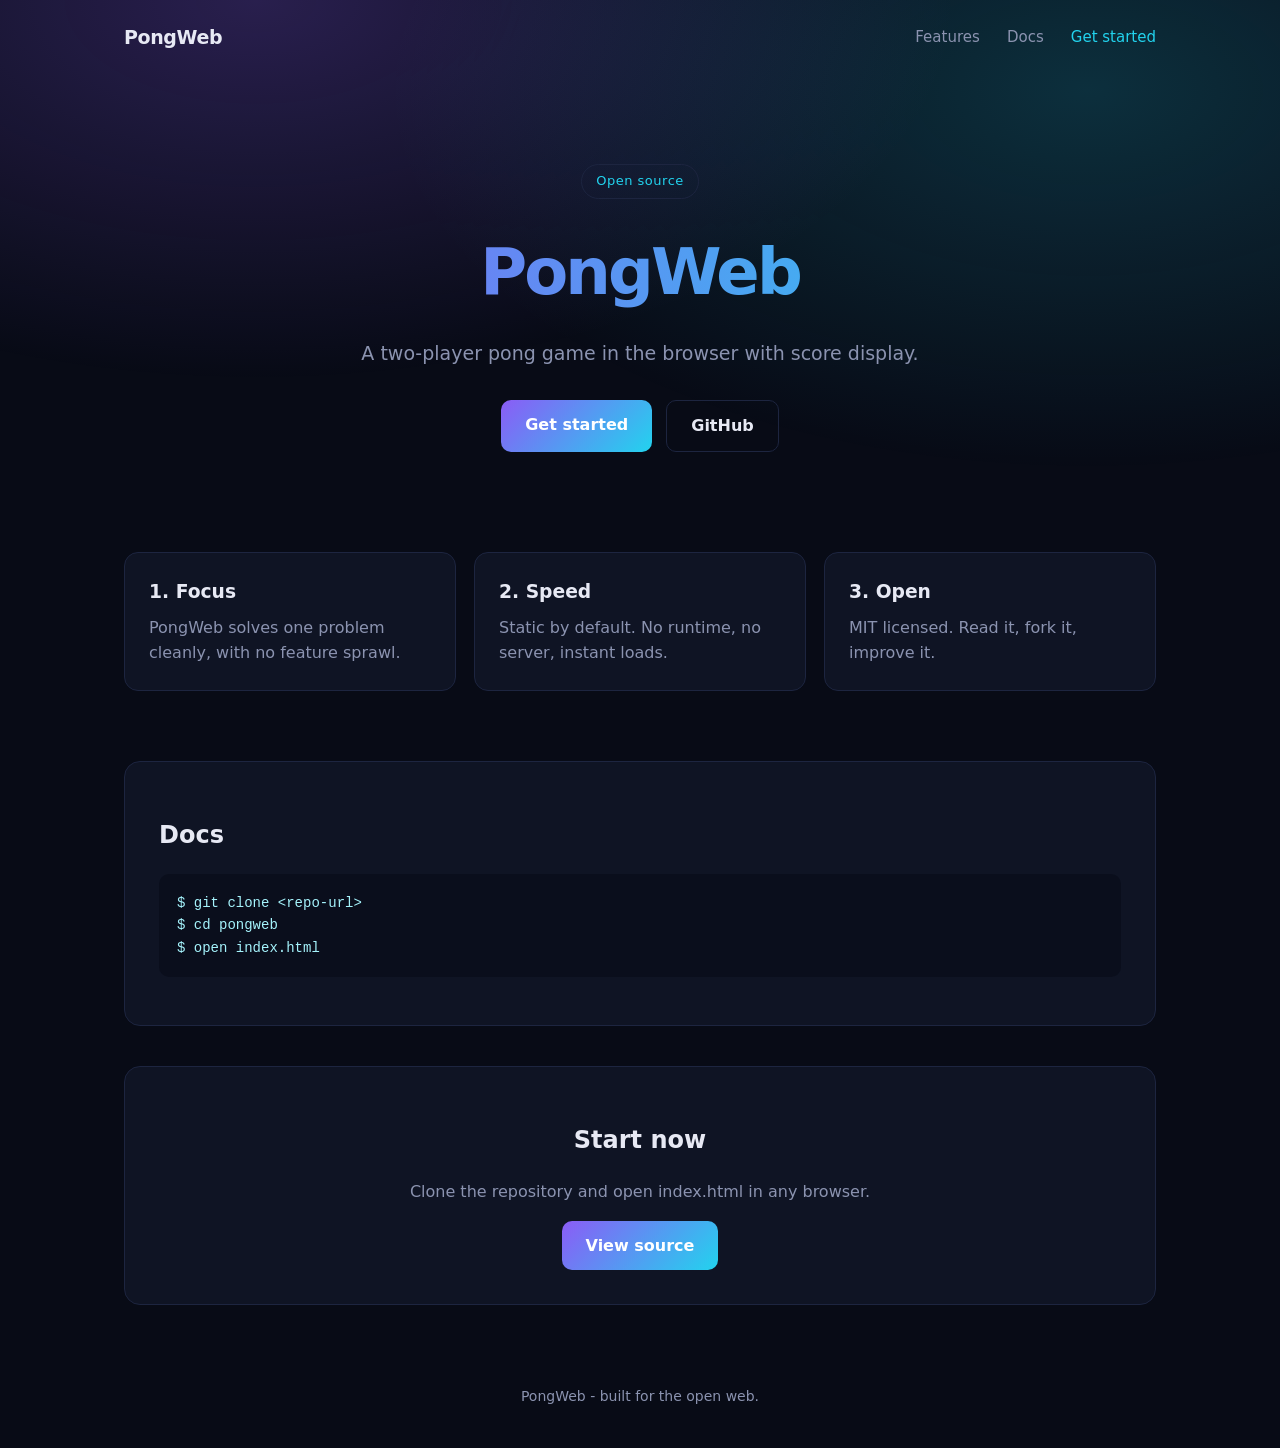
<file: index.html>
<!DOCTYPE html>
<html lang="en">
<head>
 <meta charset="UTF-8">
 <meta name="viewport" content="width=device-width, initial-scale=1.0">
 <title>PongWeb</title>
 <link rel="stylesheet" href="styles.css">
</head>
<body>
 <div class="bg-glow" aria-hidden="true"></div>
 <header class="site-head">
 <a class="logo" href="#">PongWeb</a>
 <nav>
 <a href="#features">Features</a>
 <a href="#docs">Docs</a>
 <a class="cta" href="#start">Get started</a>
 </nav>
 </header>

 <main>
 <section class="hero">
 <div class="badge">Open source</div>
 <h1>PongWeb</h1>
 <p class="lede">A two-player pong game in the browser with score display.</p>
 <div class="actions">
 <a class="btn primary" href="#start">Get started</a>
 <a class="btn ghost" href="https://github.com/" target="_blank">GitHub</a>
 </div>
 </section>

 <section id="features" class="features">
 <article>
 <h3>1. Focus</h3>
 <p>PongWeb solves one problem cleanly, with no feature sprawl.</p>
 </article>
 <article>
 <h3>2. Speed</h3>
 <p>Static by default. No runtime, no server, instant loads.</p>
 </article>
 <article>
 <h3>3. Open</h3>
 <p>MIT licensed. Read it, fork it, improve it.</p>
 </article>
 </section>

 <section id="docs" class="docs">
 <h2>Docs</h2>
 <pre><code>$ git clone &lt;repo-url&gt;
$ cd pongweb
$ open index.html</code></pre>
 </section>

 <section id="start" class="start">
 <h2>Start now</h2>
 <p>Clone the repository and open index.html in any browser.</p>
 <a class="btn primary" href="https://github.com/" target="_blank">View source</a>
 </section>
 </main>

 <footer>PongWeb - built for the open web.</footer>
 <script src="app.js"></script>
</body>
</html>
</file>
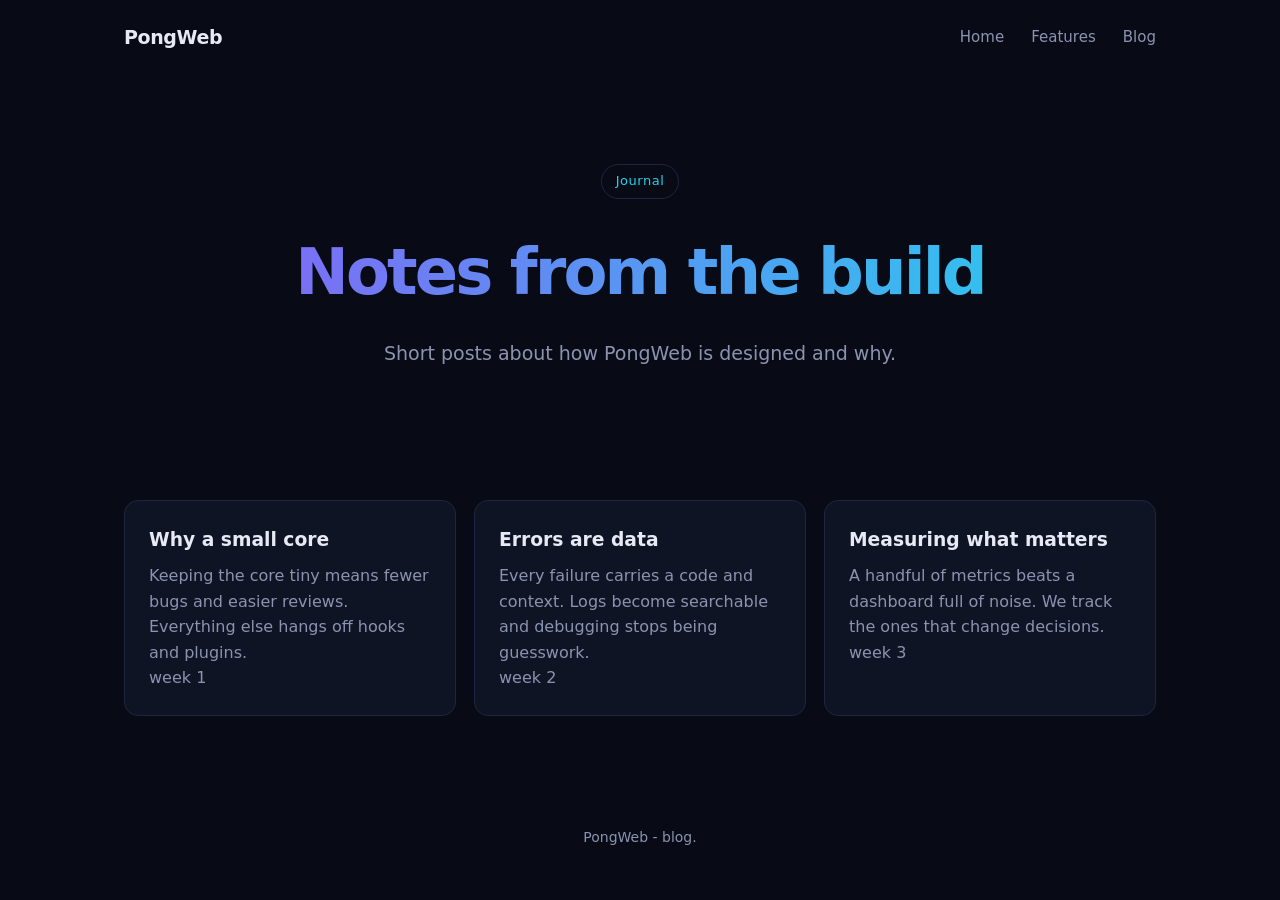
<file: blog.html>
<!DOCTYPE html>
<html lang="en">
<head>
 <meta charset="UTF-8">
 <meta name="viewport" content="width=device-width, initial-scale=1.0">
 <title>Blog - PongWeb</title>
 <link rel="stylesheet" href="styles.css">
</head>
<body>
 <header class="site-head">
 <a class="logo" href="index.html">PongWeb</a>
 <nav>
 <a href="index.html">Home</a>
 <a href="features.html">Features</a>
 <a href="blog.html">Blog</a>
 </nav>
 </header>
 <main>
 <section class="hero">
 <div class="badge">Journal</div>
 <h1>Notes from the build</h1>
 <p class="lede">Short posts about how PongWeb is designed and why.</p>
 </section>
 <section class="features">
 <article><h3>Why a small core</h3><p>Keeping the core tiny means fewer bugs and easier reviews. Everything else hangs off hooks and plugins.</p><p class="byline">week 1</p></article>
 <article><h3>Errors are data</h3><p>Every failure carries a code and context. Logs become searchable and debugging stops being guesswork.</p><p class="byline">week 2</p></article>
 <article><h3>Measuring what matters</h3><p>A handful of metrics beats a dashboard full of noise. We track the ones that change decisions.</p><p class="byline">week 3</p></article>
 </section>
 </main>
 <footer>PongWeb - blog.</footer>
 <script src="app.js"></script>
</body>
</html>
</file>
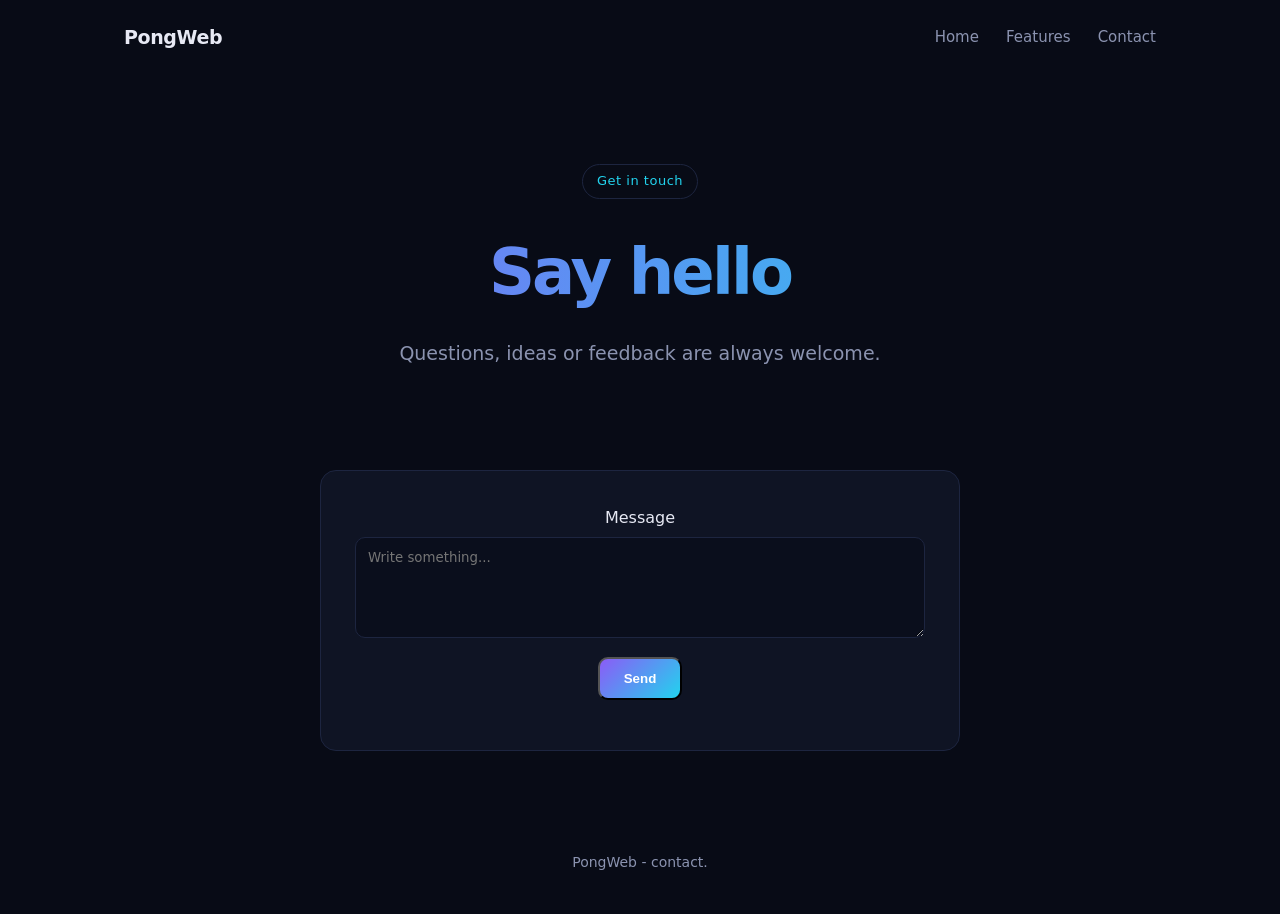
<file: contact.html>
<!DOCTYPE html>
<html lang="en">
<head>
 <meta charset="UTF-8">
 <meta name="viewport" content="width=device-width, initial-scale=1.0">
 <title>Contact - PongWeb</title>
 <link rel="stylesheet" href="styles.css">
</head>
<body>
 <header class="site-head">
 <a class="logo" href="index.html">PongWeb</a>
 <nav>
 <a href="index.html">Home</a>
 <a href="features.html">Features</a>
 <a href="contact.html">Contact</a>
 </nav>
 </header>
 <main>
 <section class="hero">
 <div class="badge">Get in touch</div>
 <h1>Say hello</h1>
 <p class="lede">Questions, ideas or feedback are always welcome.</p>
 </section>
 <section class="start" style="max-width:640px;margin:0 auto 60px;">
 <form onsubmit="event.preventDefault(); document.getElementById('sent').textContent = 'Thanks. This demo form does not send anything.';">
 <label style="display:block;margin-bottom:12px;">Message<textarea rows="5" style="width:100%;background:#0a0e1c;border:1px solid #1d2540;color:#e7e9f4;border-radius:10px;padding:12px;font-family:inherit;margin-top:6px;" placeholder="Write something..."></textarea></label>
 <button class="btn primary" type="submit">Send</button>
 <p id="sent" style="color:var(--cyan);margin-top:12px;"></p>
 </form>
 </section>
 </main>
 <footer>PongWeb - contact.</footer>
 <script src="app.js"></script>
</body>
</html>
</file>
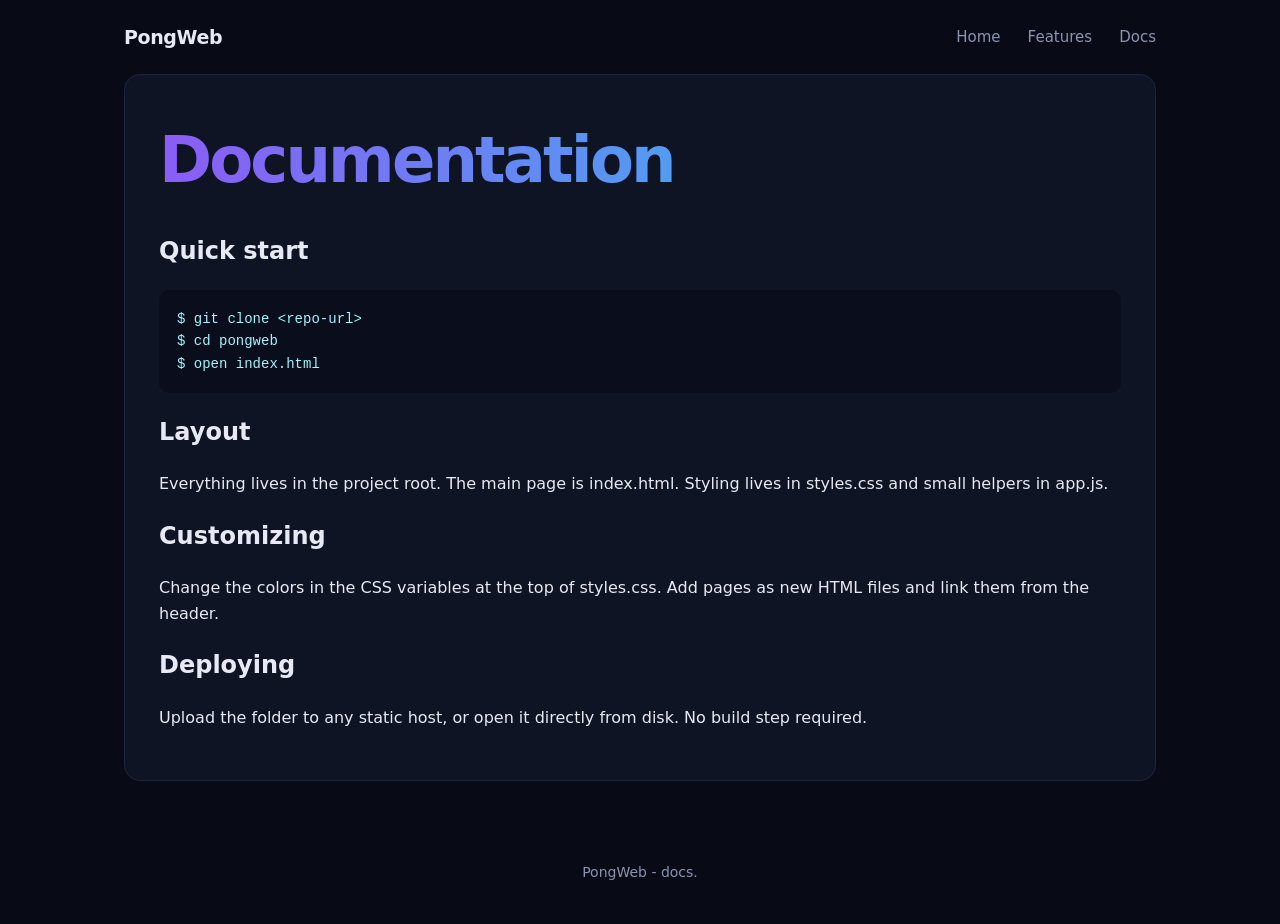
<file: docs.html>
<!DOCTYPE html>
<html lang="en">
<head>
 <meta charset="UTF-8">
 <meta name="viewport" content="width=device-width, initial-scale=1.0">
 <title>Docs - PongWeb</title>
 <link rel="stylesheet" href="styles.css">
</head>
<body>
 <header class="site-head">
 <a class="logo" href="index.html">PongWeb</a>
 <nav>
 <a href="index.html">Home</a>
 <a href="features.html">Features</a>
 <a href="docs.html">Docs</a>
 </nav>
 </header>
 <main>
 <section class="docs">
 <h1>Documentation</h1>
 <h2>Quick start</h2>
 <pre><code>$ git clone &lt;repo-url&gt;
$ cd pongweb
$ open index.html</code></pre>
 <h2>Layout</h2>
 <p>Everything lives in the project root. The main page is index.html. Styling lives in styles.css and small helpers in app.js.</p>
 <h2>Customizing</h2>
 <p>Change the colors in the CSS variables at the top of styles.css. Add pages as new HTML files and link them from the header.</p>
 <h2>Deploying</h2>
 <p>Upload the folder to any static host, or open it directly from disk. No build step required.</p>
 </section>
 </main>
 <footer>PongWeb - docs.</footer>
 <script src="app.js"></script>
</body>
</html>
</file>
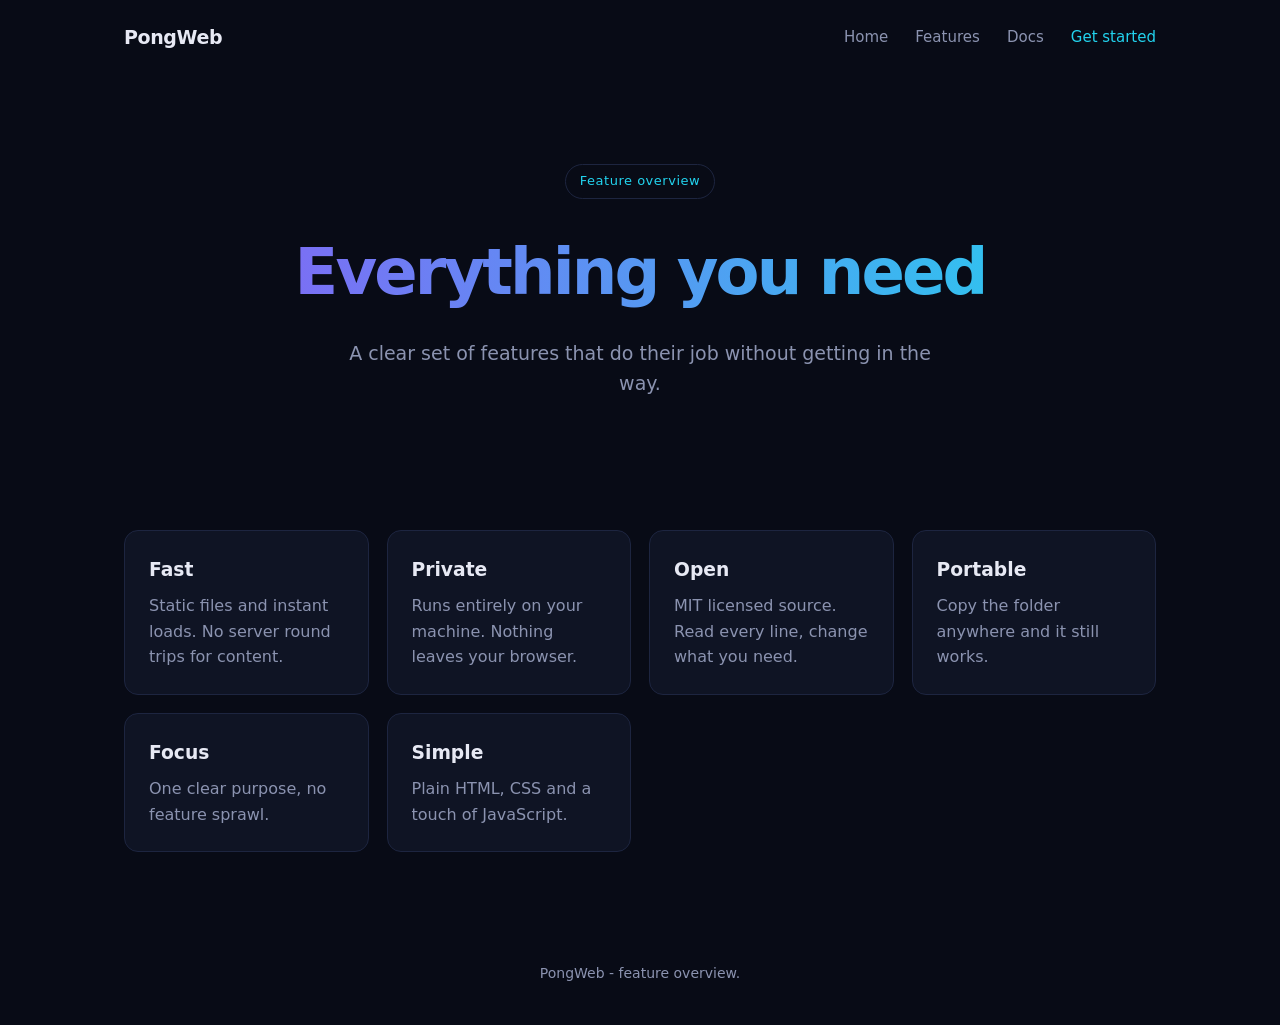
<file: features.html>
<!DOCTYPE html>
<html lang="en">
<head>
 <meta charset="UTF-8">
 <meta name="viewport" content="width=device-width, initial-scale=1.0">
 <title>Features - PongWeb</title>
 <link rel="stylesheet" href="styles.css">
</head>
<body>
 <header class="site-head">
 <a class="logo" href="index.html">PongWeb</a>
 <nav>
 <a href="index.html">Home</a>
 <a href="features.html">Features</a>
 <a href="docs.html">Docs</a>
 <a class="cta" href="index.html#start">Get started</a>
 </nav>
 </header>
 <main>
 <section class="hero">
 <div class="badge">Feature overview</div>
 <h1>Everything you need</h1>
 <p class="lede">A clear set of features that do their job without getting in the way.</p>
 </section>
 <section class="features">
 <article><h3>Fast</h3><p>Static files and instant loads. No server round trips for content.</p></article>
 <article><h3>Private</h3><p>Runs entirely on your machine. Nothing leaves your browser.</p></article>
 <article><h3>Open</h3><p>MIT licensed source. Read every line, change what you need.</p></article>
 <article><h3>Portable</h3><p>Copy the folder anywhere and it still works.</p></article>
 <article><h3>Focus</h3><p>One clear purpose, no feature sprawl.</p></article>
 <article><h3>Simple</h3><p>Plain HTML, CSS and a touch of JavaScript.</p></article>
 </section>
 </main>
 <footer>PongWeb - feature overview.</footer>
 <script src="app.js"></script>
</body>
</html>
</file>
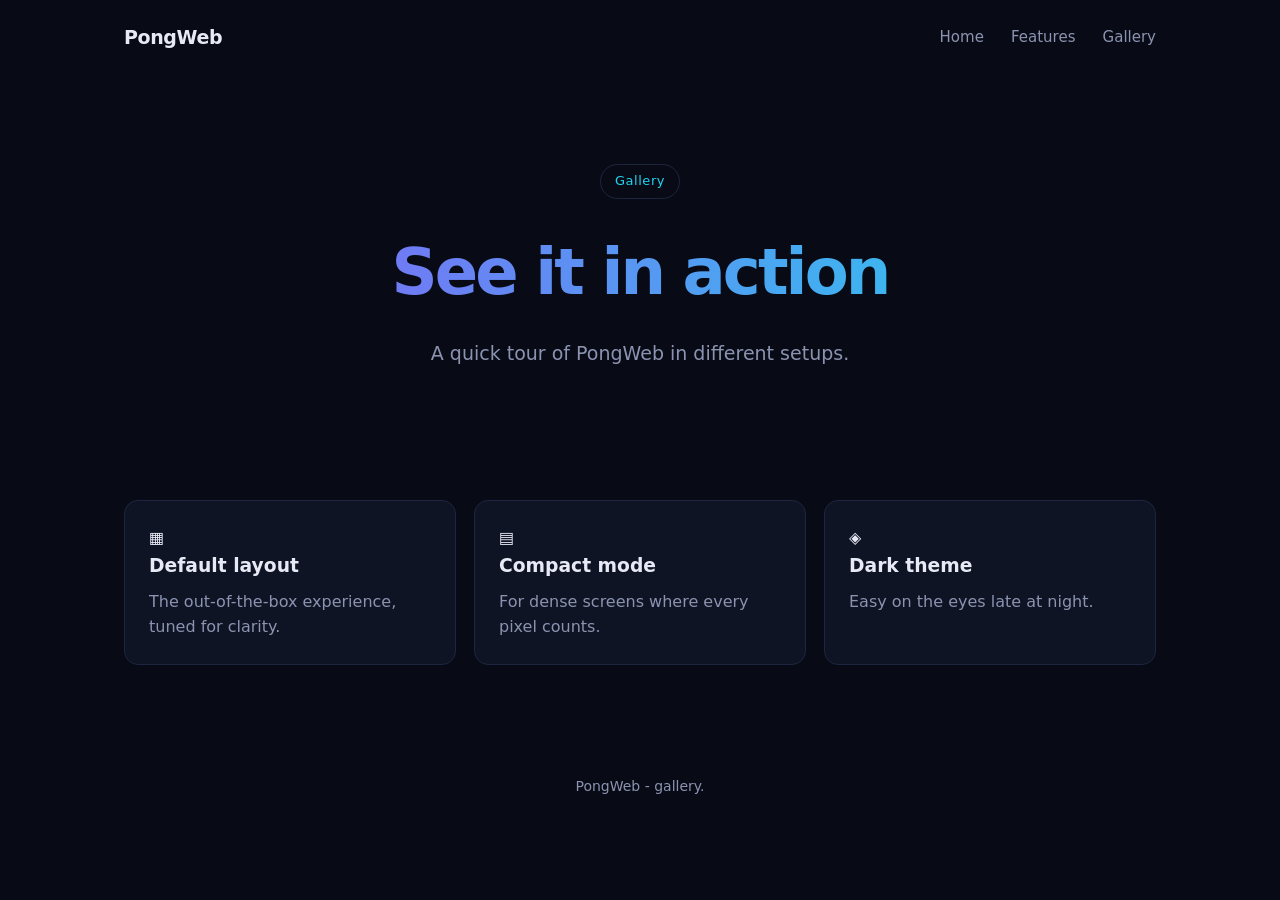
<file: gallery.html>
<!DOCTYPE html>
<html lang="en">
<head>
 <meta charset="UTF-8">
 <meta name="viewport" content="width=device-width, initial-scale=1.0">
 <title>Gallery - PongWeb</title>
 <link rel="stylesheet" href="styles.css">
</head>
<body>
 <header class="site-head">
 <a class="logo" href="index.html">PongWeb</a>
 <nav>
 <a href="index.html">Home</a>
 <a href="features.html">Features</a>
 <a href="gallery.html">Gallery</a>
 </nav>
 </header>
 <main>
 <section class="hero">
 <div class="badge">Gallery</div>
 <h1>See it in action</h1>
 <p class="lede">A quick tour of PongWeb in different setups.</p>
 </section>
 <section class="features">
 <article><div class="shot">▦</div><h3>Default layout</h3><p>The out-of-the-box experience, tuned for clarity.</p></article>
 <article><div class="shot">▤</div><h3>Compact mode</h3><p>For dense screens where every pixel counts.</p></article>
 <article><div class="shot">◈</div><h3>Dark theme</h3><p>Easy on the eyes late at night.</p></article>
 </section>
 </main>
 <footer>PongWeb - gallery.</footer>
 <script src="app.js"></script>
</body>
</html>
</file>
<file: styles.css>
:root { --bg: #080b16; --panel: #0f1424; --line: #1d2540; --text: #e7e9f4; --muted: #8b93b0; --violet: #8b5cf6; --cyan: #22d3ee; }
* { box-sizing: border-box; }
body { margin: 0; font-family: system-ui, -apple-system, Segoe UI, Roboto, sans-serif; background: var(--bg); color: var(--text); line-height: 1.6; }
.bg-glow { position: fixed; inset: 0; z-index: 0; background: radial-gradient(700px 380px at 20% 0%, rgba(139,92,246,.25), transparent), radial-gradient(700px 380px at 85% 10%, rgba(34,211,238,.18), transparent); pointer-events: none; }
.site-head, main, footer { position: relative; z-index: 1; }
.site-head { display: flex; align-items: center; justify-content: space-between; max-width: 1080px; margin: 0 auto; padding: 22px 24px; }
.logo { font-weight: 800; letter-spacing: -0.02em; text-decoration: none; color: var(--text); font-size: 19px; }
nav a { margin-left: 22px; color: var(--muted); text-decoration: none; font-size: 15px; }
.cta { color: var(--cyan) !important; }
main { max-width: 1080px; margin: 0 auto; padding: 0 24px; }
.hero { text-align: center; padding: 90px 0 70px; }
.badge { display: inline-block; font-size: 13px; letter-spacing: .04em; border: 1px solid var(--line); color: var(--cyan); padding: 6px 14px; border-radius: 999px; margin-bottom: 22px; }
h1 { font-size: 64px; letter-spacing: -0.045em; margin: 0 0 14px; background: linear-gradient(90deg, var(--violet), var(--cyan)); -webkit-background-clip: text; background-clip: text; color: transparent; }
.lede { color: var(--muted); font-size: 19px; max-width: 620px; margin: 0 auto 32px; }
.actions { display: flex; gap: 14px; justify-content: center; }
.btn { display: inline-block; padding: 12px 24px; border-radius: 10px; text-decoration: none; font-weight: 700; }
.btn.primary { background: linear-gradient(135deg, var(--violet), var(--cyan)); color: #fff; }
.btn.ghost { border: 1px solid var(--line); color: var(--text); }
.features { display: grid; grid-template-columns: repeat(auto-fit, minmax(240px, 1fr)); gap: 18px; padding: 30px 0 70px; }
.features article { background: var(--panel); border: 1px solid var(--line); border-radius: 14px; padding: 24px; }
.features h3 { margin: 0 0 8px; }
.features p { color: var(--muted); margin: 0; }
.docs, .start { background: var(--panel); border: 1px solid var(--line); border-radius: 16px; padding: 34px; margin-bottom: 40px; }
.docs pre { background: #0a0e1c; padding: 18px; border-radius: 10px; overflow-x: auto; color: #a5f3fc; font-size: 14px; }
.start { text-align: center; }
.start p { color: var(--muted); }
footer { text-align: center; color: var(--muted); padding: 40px 0; font-size: 14px; }
</file>
